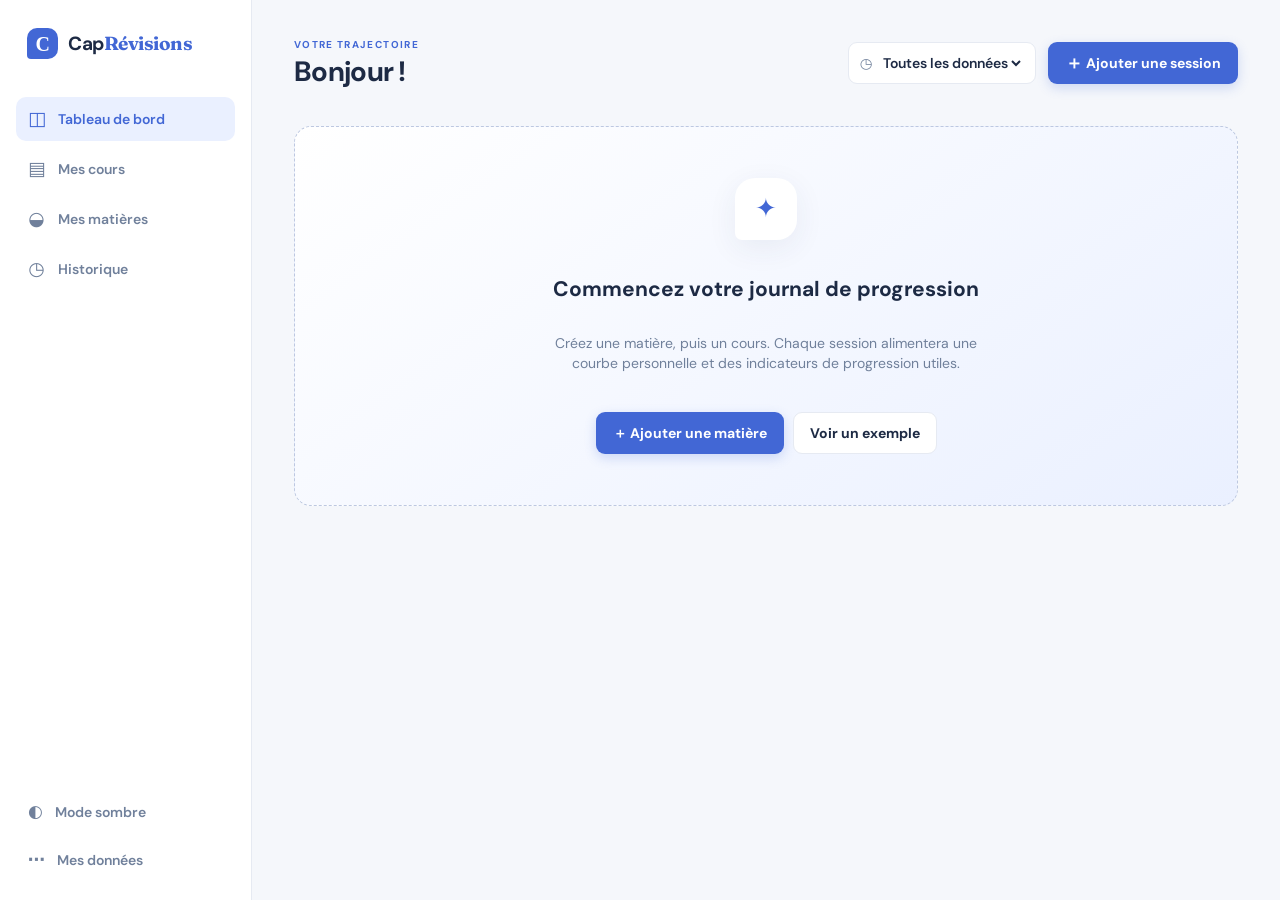
<file: index.html>
<!doctype html>
<html lang="fr">
  <head>
    <meta charset="UTF-8" />
    <meta name="viewport" content="width=device-width, initial-scale=1.0" />
    <meta name="theme-color" content="#f6f8fc" />
    <title>Cap Révisions — Suivi de progression</title>
    <link rel="preconnect" href="https://fonts.googleapis.com" />
    <link rel="preconnect" href="https://fonts.gstatic.com" crossorigin />
    <link href="https://fonts.googleapis.com/css2?family=DM+Sans:wght@400;500;600;700&family=Fraunces:opsz,wght@9..144,600;9..144,700&display=swap" rel="stylesheet" />
    <link rel="stylesheet" href="styles.css" />
  </head>
  <body>
    <div class="app-shell">
      <aside class="sidebar" aria-label="Navigation principale">
        <a class="brand" href="#dashboard" data-nav="dashboard" aria-label="Cap Révisions, accueil">
          <span class="brand-mark">C</span>
          <span><strong>Cap</strong><em>Révisions</em></span>
        </a>
        <nav class="main-nav">
          <a class="nav-link active" href="#dashboard" data-nav="dashboard"><span>◫</span> Tableau de bord</a>
          <a class="nav-link" href="#courses" data-nav="courses"><span>▤</span> Mes cours</a>
          <a class="nav-link" href="#subjects" data-nav="subjects"><span>◒</span> Mes matières</a>
          <a class="nav-link" href="#history" data-nav="history"><span>◷</span> Historique</a>
        </nav>
        <div class="sidebar-bottom">
          <button class="text-button" id="themeToggle" type="button"><span>◐</span> Mode sombre</button>
          <button class="text-button" id="dataMenuButton" type="button"><span>⋯</span> Mes données</button>
        </div>
      </aside>

      <main class="main-content">
        <header class="topbar">
          <button class="mobile-menu" id="mobileMenu" aria-label="Ouvrir le menu" type="button">☰</button>
          <div class="page-heading">
            <p class="eyebrow" id="pageEyebrow">VOTRE TRAJECTOIRE</p>
            <h1 id="pageTitle">Bonjour !</h1>
          </div>
          <div class="top-actions">
            <label class="period-control" title="Période d'analyse">
              <span>◷</span>
              <select id="periodFilter" aria-label="Période d'analyse">
                <option value="all">Toutes les données</option>
                <option value="today">Aujourd'hui</option>
                <option value="7d">7 derniers jours</option>
                <option value="30d">30 derniers jours</option>
                <option value="3m">3 derniers mois</option>
                <option value="year">Cette année</option>
                <option value="custom">Personnalisé…</option>
              </select>
            </label>
            <button class="primary-button" id="addSessionButton" type="button"><span>＋</span> Ajouter une session</button>
          </div>
        </header>

        <div id="customPeriod" class="custom-period hidden" aria-live="polite">
          <label>Du <input id="fromDate" type="date" /></label>
          <label>au <input id="toDate" type="date" /></label>
          <button class="small-button" id="applyCustomPeriod" type="button">Appliquer</button>
        </div>

        <section id="view" aria-live="polite"></section>
      </main>
    </div>

    <div class="mobile-overlay" id="mobileOverlay"></div>

    <dialog id="entryDialog" class="entry-dialog">
      <form id="entryForm" method="dialog" novalidate>
        <header class="dialog-header">
          <div><p class="eyebrow" id="dialogEyebrow">NOUVELLE ENTRÉE</p><h2 id="dialogTitle">Ajouter une session</h2></div>
          <button class="icon-button" value="cancel" aria-label="Fermer" type="submit">×</button>
        </header>
        <div id="dialogFields"></div>
        <p class="form-error" id="formError" role="alert"></p>
        <footer class="dialog-footer">
          <button class="secondary-button" value="cancel" type="submit">Annuler</button>
          <button class="primary-button" id="formSubmit" value="default" type="submit">Enregistrer</button>
        </footer>
      </form>
    </dialog>

    <dialog id="confirmDialog" class="confirm-dialog">
      <form method="dialog">
        <div class="confirm-icon">!</div>
        <h2 id="confirmTitle">Supprimer cette session ?</h2>
        <p id="confirmText">Cette action est irréversible.</p>
        <div class="dialog-footer centered">
          <button class="secondary-button" value="cancel" type="submit">Annuler</button>
          <button class="danger-button" id="confirmAction" value="confirm" type="submit">Supprimer</button>
        </div>
      </form>
    </dialog>

    <div id="toast" class="toast" role="status"></div>
    <script src="models.js"></script>
    <script src="storage.js"></script>
    <script src="analytics.js"></script>
    <script src="app.js"></script>
  </body>
</html>
</file>
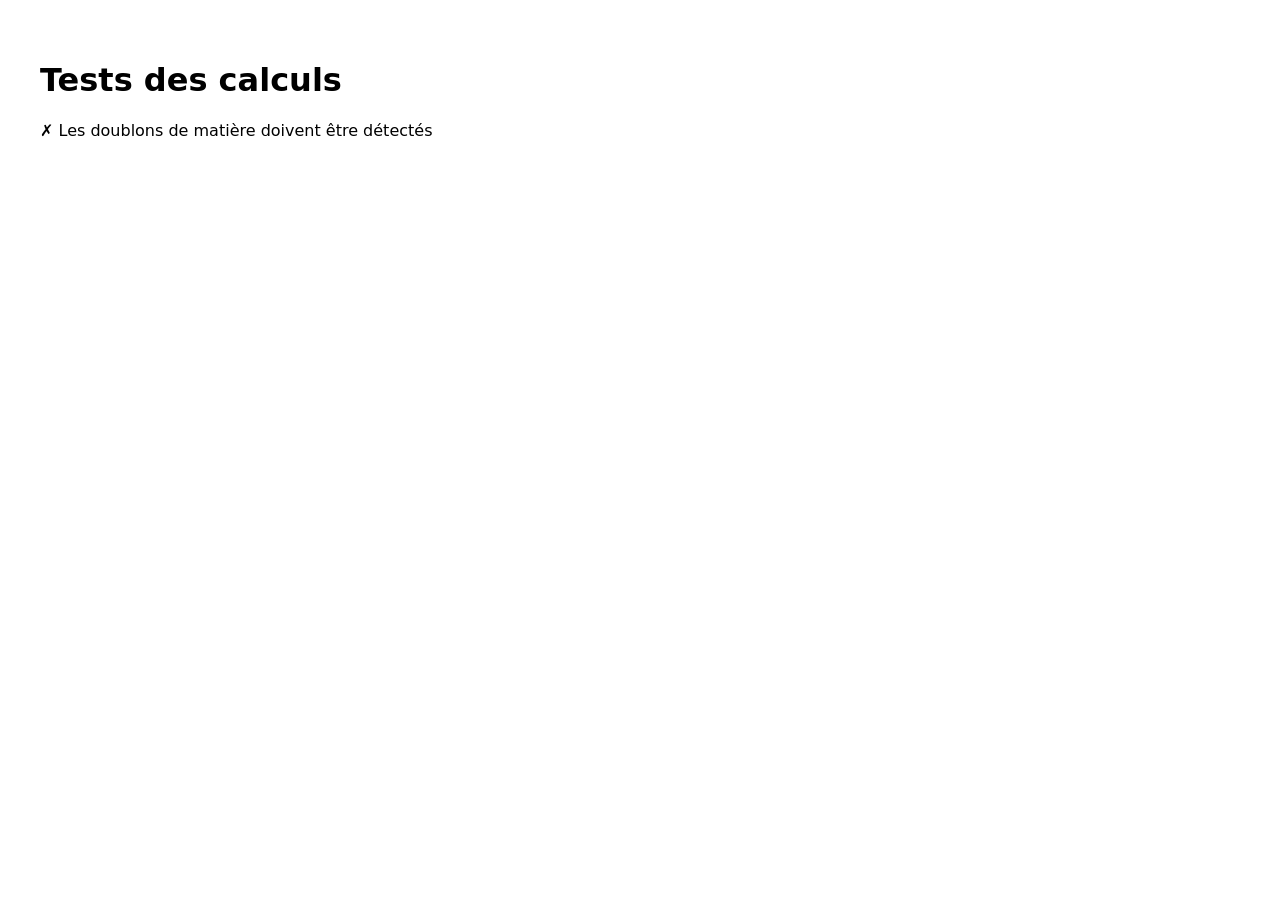
<file: tests.html>
<!doctype html><html lang="fr"><meta charset="utf-8"><title>Tests — Cap Révisions</title><body style="font:16px system-ui;padding:2rem"><h1>Tests des calculs</h1><p id="result">Vérification…</p><script src="models.js"></script><script src="storage.js"></script><script src="analytics.js"></script><script src="tests.js"></script></body></html>
</file>
<file: styles.css>
:root {
  --bg: #f5f7fb; --panel: #ffffff; --panel-soft: #f9faff; --line: #e6eaf2;
  --ink: #1d2a44; --muted: #70809b; --blue: #4267d5; --blue-soft: #eaf0ff;
  --green: #138a68; --green-soft: #e7f6f0; --red: #d4545e; --red-soft: #ffeff1;
  --gray: #69758a; --gray-soft: #eff1f4; --shadow: 0 8px 30px rgba(37, 56, 97, .07);
  --radius: 17px; --radius-sm: 11px; color-scheme: light;
}
body.dark {
  --bg: #121824; --panel: #1b2434; --panel-soft: #202b3e; --line: #2d3a51;
  --ink: #f0f4fd; --muted: #aab6cb; --blue: #91abff; --blue-soft: #26385f;
  --green: #54d0a3; --green-soft: #173e38; --red: #ff919b; --red-soft: #4a2932;
  --gray: #b4bdcc; --gray-soft: #2b3545; --shadow: 0 8px 30px rgba(0, 0, 0, .18); color-scheme: dark;
}
* { box-sizing: border-box; }
html { min-width: 320px; background: var(--bg); }
body { margin: 0; background: var(--bg); color: var(--ink); font-family: "DM Sans", Inter, system-ui, sans-serif; font-size: 14px; line-height: 1.45; }
button, input, textarea, select { font: inherit; }
button, select, a { -webkit-tap-highlight-color: transparent; }
button { cursor: pointer; }
a { color: inherit; text-decoration: none; }
.app-shell { min-height: 100dvh; display: flex; }
.sidebar { display: flex; flex-direction: column; width: 252px; flex: 0 0 252px; background: var(--panel); border-right: 1px solid var(--line); padding: 28px 16px 18px; }
.brand { display: flex; align-items: center; gap: 10px; margin: 0 11px 38px; line-height: 1; font-size: 19px; letter-spacing: -.5px; }
.brand-mark { width: 31px; height: 31px; display: grid; place-items: center; border-radius: 10px 10px 10px 4px; color: #fff; background: var(--blue); font-family: Georgia, serif; font-weight: bold; font-size: 20px; }
.brand strong { font-weight: 700; }.brand em { color: var(--blue); font-family: Fraunces, Georgia, serif; font-style: normal; font-weight: 700; }
.main-nav { display: grid; gap: 6px; }.nav-link { display: flex; align-items: center; gap: 13px; min-height: 44px; padding: 0 12px; border-radius: 10px; color: var(--muted); font-weight: 600; transition: .18s ease; }.nav-link span { width: 17px; font-size: 19px; text-align: center; }.nav-link:hover { background: var(--panel-soft); color: var(--ink); }.nav-link.active { background: var(--blue-soft); color: var(--blue); }
.sidebar-bottom { margin-top: auto; display: grid; gap: 4px; padding-top: 20px; }.text-button { border: 0; text-align: left; padding: 10px 12px; background: none; color: var(--muted); font-weight: 600; border-radius: 9px; }.text-button:hover { color: var(--ink); background: var(--panel-soft); }.text-button span { font-size: 17px; margin-right: 9px; }
.main-content { width: min(1500px, 100%); margin: 0 auto; padding: 0 42px 56px; }.topbar { min-height: 126px; display: flex; align-items: center; justify-content: space-between; gap: 24px; }.eyebrow { margin: 0 0 4px; color: var(--blue); letter-spacing: 1.35px; font-size: 10px; font-weight: 700; }.page-heading h1 { margin: 0; letter-spacing: -.7px; font-size: 28px; line-height: 1.1; }.top-actions, .period-control { display: flex; align-items: center; gap: 12px; }.period-control { gap: 7px; color: var(--muted); background: var(--panel); border: 1px solid var(--line); border-radius: 9px; padding: 0 11px; height: 42px; }.period-control select { max-width: 172px; color: var(--ink); border: 0; outline: 0; background: transparent; font-weight: 600; cursor: pointer; }.primary-button, .secondary-button, .danger-button, .small-button { min-height: 42px; padding: 0 16px; border: 1px solid transparent; border-radius: 9px; font-weight: 700; transition: .18s ease; }.primary-button { background: var(--blue); color: #fff; box-shadow: 0 4px 12px rgba(66, 103, 213, .22); }.primary-button:hover { filter: brightness(1.08); transform: translateY(-1px); }.primary-button span { font-size: 18px; vertical-align: -1px; }.secondary-button { background: var(--panel); color: var(--ink); border-color: var(--line); }.secondary-button:hover, .small-button:hover { background: var(--panel-soft); }.danger-button { background: var(--red); color: white; }.small-button { min-height: 34px; background: var(--panel); border-color: var(--line); color: var(--ink); font-size: 12px; }.mobile-menu { display: none; }
.custom-period { align-items: center; gap: 8px; margin: -15px 0 20px; padding: 10px 12px; background: var(--blue-soft); border-radius: 10px; color: var(--muted); }.custom-period:not(.hidden) { display: flex; }.custom-period label { display: flex; align-items: center; gap: 6px; font-weight: 600; }.custom-period input { max-width: 135px; background: var(--panel); border: 1px solid var(--line); color: var(--ink); border-radius: 7px; padding: 5px; }.hidden { display: none !important; }
.stat-grid { display: grid; grid-template-columns: repeat(4, minmax(140px, 1fr)); gap: 16px; }.stat-card { min-height: 142px; padding: 18px 19px; border: 1px solid var(--line); border-radius: var(--radius); background: var(--panel); box-shadow: var(--shadow); }.stat-label { min-height: 34px; margin: 0; color: var(--muted); font-weight: 600; font-size: 12px; }.stat-value { margin: 9px 0 2px; color: var(--ink); font-size: 27px; letter-spacing: -1.1px; line-height: 1.05; }.stat-value.small { font-size: 18px; padding-top: 5px; }.stat-detail { margin: 0; color: var(--muted); font-size: 12px; }.delta, .trend-badge { display: inline-flex; align-items: center; gap: 4px; font-weight: 700; }.delta.up, .trend-badge.up { color: var(--green); }.delta.down, .trend-badge.down { color: var(--red); }.delta.stable, .trend-badge.stable { color: var(--gray); }.delta.new, .trend-badge.new { color: var(--blue); }.delta.unworked { color: var(--muted); }
.content-grid { display: grid; grid-template-columns: minmax(0, 1.72fr) minmax(290px, .85fr); gap: 18px; margin-top: 18px; }.panel { border: 1px solid var(--line); border-radius: var(--radius); background: var(--panel); box-shadow: var(--shadow); }.panel-header { display: flex; align-items: flex-start; justify-content: space-between; gap: 12px; padding: 20px 21px 10px; }.panel-title { margin: 0; font-size: 16px; letter-spacing: -.25px; }.panel-subtitle { margin: 3px 0 0; color: var(--muted); font-size: 12px; }.panel-body { padding: 8px 21px 21px; }.link-button { padding: 0; background: none; color: var(--blue); border: 0; font-weight: 700; font-size: 12px; }.link-button:hover { text-decoration: underline; }
.chart { position: relative; min-height: 290px; }.chart svg { display: block; overflow: visible; width: 100%; height: 270px; }.chart-grid { stroke: var(--line); stroke-width: 1; }.chart-area { fill: url(#chartFill); }.chart-line { fill: none; stroke: var(--blue); stroke-width: 3; stroke-linecap: round; stroke-linejoin: round; }.chart-dot { fill: var(--panel); stroke: var(--blue); stroke-width: 2.5; }.chart-axis-label { fill: var(--muted); font: 11px "DM Sans", sans-serif; }.chart-tooltip { position: absolute; z-index: 2; pointer-events: none; padding: 6px 8px; background: var(--ink); color: var(--panel); border-radius: 6px; font-size: 11px; opacity: 0; transform: translate(-50%, -115%); transition: opacity .15s; white-space: nowrap; }.chart-empty { display: grid; place-items: center; min-height: 250px; color: var(--muted); text-align: center; }.chart-empty span { display: block; margin-bottom: 8px; color: var(--blue); font-size: 28px; }
.priority-list, .subject-list { display: grid; gap: 5px; }.priority-row, .subject-row { display: grid; grid-template-columns: 34px minmax(0, 1fr) auto; align-items: center; gap: 10px; padding: 12px 0; border-bottom: 1px solid var(--line); }.priority-row:last-child, .subject-row:last-child { border-bottom: 0; }.priority-number { display: grid; place-items: center; width: 27px; height: 27px; border-radius: 50%; background: var(--blue-soft); color: var(--blue); font-size: 11px; font-weight: 700; }.row-name { overflow: hidden; text-overflow: ellipsis; white-space: nowrap; font-weight: 700; }.row-meta { margin-top: 1px; color: var(--muted); font-size: 11px; }.row-score { text-align: right; font-weight: 700; }.row-score small { display: block; margin-top: 2px; color: var(--muted); font-weight: 600; }
.section-heading { display: flex; align-items: end; justify-content: space-between; gap: 20px; margin: 33px 0 14px; }.section-heading h2 { margin: 0; font-size: 19px; letter-spacing: -.4px; }.section-heading p { margin: 3px 0 0; color: var(--muted); font-size: 12px; }.subject-summary-grid { display: grid; grid-template-columns: repeat(3, 1fr); gap: 16px; }.subject-summary { padding: 18px; border: 1px solid var(--line); border-radius: var(--radius); background: var(--panel); box-shadow: var(--shadow); }.subject-summary-top { display: flex; align-items: center; gap: 9px; }.color-dot { width: 10px; height: 10px; flex: 0 0 10px; border-radius: 50%; }.subject-summary h3 { min-width: 0; margin: 0; overflow: hidden; text-overflow: ellipsis; white-space: nowrap; font-size: 14px; }.subject-score { margin: 21px 0 4px; font-size: 23px; font-weight: 700; letter-spacing: -.8px; }.progress-track { height: 7px; overflow: hidden; border-radius: 100px; background: var(--line); }.progress-fill { height: 100%; border-radius: inherit; background: var(--blue); }.subject-summary-bottom { display: flex; justify-content: space-between; gap: 8px; margin-top: 10px; color: var(--muted); font-size: 11px; }
.page-intro { display: flex; align-items: end; justify-content: space-between; gap: 16px; margin: 7px 0 20px; }.page-intro h2 { margin: 0; font-size: 23px; letter-spacing: -.65px; }.page-intro p { max-width: 580px; margin: 5px 0 0; color: var(--muted); }.button-set { display: flex; gap: 8px; flex-wrap: wrap; justify-content: flex-end; }.toolbar { display: flex; align-items: center; justify-content: space-between; gap: 12px; margin: 0 0 15px; }.filter-group { display: flex; flex-wrap: wrap; gap: 8px; }.filter-group input, .filter-group select { height: 38px; min-width: 130px; padding: 0 10px; color: var(--ink); background: var(--panel); border: 1px solid var(--line); border-radius: 8px; outline-color: var(--blue); }.filter-group input { min-width: 205px; }.results-count { color: var(--muted); font-size: 12px; font-weight: 600; }
.data-table-wrap { overflow-x: auto; border: 1px solid var(--line); border-radius: var(--radius); background: var(--panel); box-shadow: var(--shadow); }.data-table { width: 100%; border-spacing: 0; border-collapse: collapse; text-align: left; }.data-table th { padding: 13px 14px; color: var(--muted); background: var(--panel-soft); border-bottom: 1px solid var(--line); font-size: 10px; letter-spacing: .55px; text-transform: uppercase; white-space: nowrap; }.data-table th.sortable { cursor: pointer; user-select: none; }.data-table th.sortable:hover { color: var(--blue); }.data-table td { padding: 13px 14px; border-bottom: 1px solid var(--line); vertical-align: middle; }.data-table tr:last-child td { border-bottom: 0; }.data-table tbody tr { transition: .16s ease; }.data-table tbody tr:hover { background: var(--panel-soft); }.course-cell { display: flex; align-items: center; gap: 8px; min-width: 130px; }.course-link, .subject-link { background: none; border: 0; padding: 0; color: var(--ink); font-weight: 700; text-align: left; }.course-link:hover, .subject-link:hover { color: var(--blue); }.muted { color: var(--muted); }.align-right { text-align: right; }.action-button { display: inline-grid; place-items: center; width: 31px; height: 31px; padding: 0; color: var(--muted); background: none; border: 0; border-radius: 7px; font-size: 16px; }.action-button:hover { color: var(--blue); background: var(--blue-soft); }.action-button.delete:hover { color: var(--red); background: var(--red-soft); }
.detail-hero { display: flex; align-items: flex-start; justify-content: space-between; gap: 22px; margin: 6px 0 22px; }.back-link { display: inline-flex; align-items: center; gap: 5px; margin-bottom: 12px; padding: 0; border: 0; background: none; color: var(--muted); font-weight: 700; }.back-link:hover { color: var(--blue); }.detail-hero h2 { margin: 0; font-size: 29px; letter-spacing: -.8px; }.detail-hero p { margin: 5px 0 0; color: var(--muted); }.detail-stats { display: grid; grid-template-columns: repeat(3, minmax(120px, 1fr)); gap: 10px; }.detail-stat { padding: 13px; background: var(--panel); border: 1px solid var(--line); border-radius: 11px; min-width: 125px; }.detail-stat span { display: block; color: var(--muted); font-size: 10px; font-weight: 700; text-transform: uppercase; letter-spacing: .5px; }.detail-stat strong { display: block; margin-top: 5px; font-size: 19px; letter-spacing: -.45px; }.detail-grid { display: grid; grid-template-columns: minmax(0, 1.55fr) minmax(250px, .8fr); gap: 18px; }.key-stat-list { display: grid; gap: 4px; }.key-stat { display: flex; justify-content: space-between; gap: 10px; padding: 10px 0; border-bottom: 1px solid var(--line); }.key-stat:last-child { border-bottom: 0; }.key-stat span { color: var(--muted); }.target-card { margin-top: 16px; padding: 15px; border-radius: 11px; background: var(--blue-soft); }.target-top { display: flex; justify-content: space-between; gap: 8px; margin-bottom: 9px; color: var(--blue); font-weight: 700; font-size: 12px; }.target-card .progress-track { background: rgba(66, 103, 213, .18); }.target-card .progress-fill { background: var(--blue); }
.course-rows { display: grid; gap: 8px; }.course-summary-row { display: grid; grid-template-columns: 12px minmax(0, 1fr) 105px; gap: 10px; align-items: center; padding: 13px 14px; border: 1px solid var(--line); border-radius: 11px; background: var(--panel); }.course-summary-row .progress-track { margin: 7px 0 4px; }.course-summary-score { text-align: right; font-size: 14px; font-weight: 700; }.course-summary-score small { display: block; margin-top: 3px; font-size: 11px; }
.empty-state { display: grid; place-items: center; min-height: 380px; padding: 40px 25px; text-align: center; border: 1px dashed #bdc8e0; border-radius: var(--radius); background: linear-gradient(145deg, var(--panel), var(--blue-soft)); }.empty-symbol { display: grid; place-items: center; width: 62px; height: 62px; margin-bottom: 13px; border-radius: 20px 20px 20px 7px; color: var(--blue); background: var(--panel); font-size: 26px; box-shadow: var(--shadow); }.empty-state h2 { margin: 0; font-size: 21px; }.empty-state p { max-width: 450px; margin: 7px 0 18px; color: var(--muted); }.empty-actions { display: flex; justify-content: center; flex-wrap: wrap; gap: 9px; }
.entry-dialog, .confirm-dialog { width: min(590px, calc(100vw - 26px)); max-height: min(90dvh, 780px); padding: 0; color: var(--ink); border: 1px solid var(--line); border-radius: 18px; background: var(--panel); box-shadow: 0 22px 65px rgba(11, 23, 47, .28); }.entry-dialog::backdrop, .confirm-dialog::backdrop { background: rgba(17, 27, 47, .45); backdrop-filter: blur(2px); }.entry-dialog form { display: grid; }.dialog-header { display: flex; align-items: flex-start; justify-content: space-between; padding: 23px 24px 7px; }.dialog-header h2, .confirm-dialog h2 { margin: 0; font-size: 21px; letter-spacing: -.4px; }.icon-button { display: grid; place-items: center; width: 30px; height: 30px; color: var(--muted); background: var(--panel-soft); border: 0; border-radius: 50%; font-size: 22px; }.icon-button:hover { color: var(--ink); }.form-grid { display: grid; grid-template-columns: repeat(2, 1fr); gap: 14px; padding: 14px 24px 9px; }.form-grid .full { grid-column: 1 / -1; }.form-field { display: grid; gap: 5px; }.form-field label { color: var(--muted); font-size: 11px; font-weight: 700; }.form-field input, .form-field select, .form-field textarea { width: 100%; padding: 9px 10px; color: var(--ink); background: var(--panel-soft); border: 1px solid var(--line); border-radius: 8px; outline-color: var(--blue); }.form-field textarea { min-height: 70px; resize: vertical; }.form-hint { margin: 0; color: var(--muted); font-size: 11px; }.form-error { min-height: 19px; margin: 0 24px; color: var(--red); font-weight: 600; font-size: 12px; }.dialog-footer { display: flex; justify-content: flex-end; gap: 9px; padding: 16px 24px 23px; }.dialog-footer.centered { justify-content: center; padding: 18px 0 0; }.confirm-dialog { max-width: 390px; padding: 28px; text-align: center; }.confirm-dialog p { margin: 8px 0 0; color: var(--muted); }.confirm-icon { display: grid; place-items: center; width: 39px; height: 39px; margin: 0 auto 11px; border-radius: 50%; color: var(--red); background: var(--red-soft); font-size: 21px; font-weight: 700; }
.toast { position: fixed; z-index: 10; right: 24px; bottom: 24px; max-width: min(390px, calc(100vw - 48px)); padding: 11px 14px; border-radius: 10px; color: #fff; background: var(--ink); box-shadow: var(--shadow); font-weight: 600; font-size: 13px; opacity: 0; pointer-events: none; transform: translateY(8px); transition: .2s ease; }.toast.visible { opacity: 1; transform: translateY(0); }.toast.error { background: var(--red); }
.data-popover { position: fixed; z-index: 40; display: grid; width: 232px; padding: 6px; background: var(--panel); border: 1px solid var(--line); border-radius: 11px; box-shadow: 0 14px 38px rgba(26, 41, 74, .2); }.data-popover button { padding: 9px 10px; color: var(--ink); background: none; border: 0; border-radius: 7px; text-align: left; font-weight: 600; font-size: 12px; }.data-popover button:hover { background: var(--panel-soft); }.data-popover button.danger { color: var(--red); }
@media (max-width: 1120px) { .main-content { padding: 0 26px 48px; }.stat-grid { grid-template-columns: repeat(3, 1fr); }.subject-summary-grid { grid-template-columns: repeat(2, 1fr); }.detail-hero { align-items: stretch; flex-direction: column; }.detail-stats { grid-template-columns: repeat(3, 1fr); } }
@media (max-width: 830px) { .sidebar { position: fixed; z-index: 30; top: 0; bottom: 0; width: 260px; transform: translateX(-105%); transition: transform .22s ease; box-shadow: var(--shadow); }.sidebar.open { transform: translateX(0); }.mobile-overlay { position: fixed; z-index: 29; inset: 0; display: none; background: rgba(15, 23, 42, .35); }.mobile-overlay.visible { display: block; }.main-content { padding: 0 18px 38px; }.mobile-menu { display: grid; place-items: center; width: 37px; height: 37px; padding: 0; color: var(--ink); background: var(--panel); border: 1px solid var(--line); border-radius: 9px; font-size: 18px; }.topbar { min-height: 94px; }.page-heading { margin-right: auto; }.page-heading h1 { font-size: 23px; }.top-actions { gap: 7px; }.period-control { width: 42px; padding: 0; justify-content: center; }.period-control select { position: absolute; opacity: 0; width: 42px; }.top-actions .primary-button { padding: 0 12px; font-size: 12px; }.content-grid, .detail-grid { grid-template-columns: 1fr; }.stat-grid { grid-template-columns: repeat(2, 1fr); }.subject-summary-grid { grid-template-columns: repeat(2, 1fr); }.detail-stats { grid-template-columns: repeat(3, 1fr); }.detail-stat { min-width: 0; }.toolbar { align-items: flex-start; flex-direction: column; }.results-count { align-self: end; } }
@media (max-width: 560px) { .main-content { padding-inline: 13px; }.topbar { gap: 8px; }.page-heading h1 { font-size: 20px; }.eyebrow { font-size: 9px; }.top-actions .primary-button { width: 38px; height: 38px; min-height: 38px; padding: 0; overflow: hidden; font-size: 0; }.top-actions .primary-button span { font-size: 20px; }.custom-period { align-items: stretch; flex-wrap: wrap; }.custom-period label { flex: 1 1 100%; justify-content: space-between; }.custom-period input { max-width: 165px; }.stat-grid { gap: 9px; }.stat-card { min-height: 122px; padding: 14px; border-radius: 13px; }.stat-label { min-height: 29px; font-size: 10px; }.stat-value { margin-top: 7px; font-size: 22px; }.stat-value.small { font-size: 15px; }.content-grid { gap: 12px; margin-top: 12px; }.panel { border-radius: 13px; }.panel-header { padding: 16px 16px 7px; }.panel-body { padding: 7px 16px 16px; }.chart, .chart svg { height: 225px; min-height: 225px; }.section-heading { margin-top: 26px; }.subject-summary-grid { grid-template-columns: 1fr; gap: 9px; }.subject-summary { padding: 15px; }.page-intro { align-items: flex-start; flex-direction: column; }.button-set { justify-content: flex-start; }.filter-group { width: 100%; }.filter-group input { min-width: 100%; }.filter-group select { flex: 1 1 42%; min-width: 0; }.data-table-wrap { overflow: visible; border: 0; background: none; box-shadow: none; }.data-table, .data-table tbody, .data-table tr, .data-table td { display: block; width: 100%; }.data-table thead { display: none; }.data-table tbody { display: grid; gap: 9px; }.data-table tr { position: relative; padding: 13px 42px 12px 14px; border: 1px solid var(--line); border-radius: 12px; background: var(--panel); box-shadow: var(--shadow); }.data-table td { display: flex; justify-content: space-between; gap: 8px; padding: 3px 0; border: 0; font-size: 12px; text-align: right; }.data-table td::before { content: attr(data-label); color: var(--muted); font-weight: 600; text-align: left; }.data-table td:first-child { display: block; padding-bottom: 7px; text-align: left; }.data-table td:first-child::before { display: none; }.data-table td.actions { position: absolute; top: 8px; right: 6px; display: flex; padding: 0; }.data-table td.actions::before { display: none; }.course-cell { justify-content: flex-start; }.detail-hero h2 { font-size: 25px; }.detail-stats { grid-template-columns: repeat(3, 1fr); gap: 6px; }.detail-stat { padding: 9px; }.detail-stat span { font-size: 8px; }.detail-stat strong { font-size: 14px; }.form-grid { grid-template-columns: 1fr; padding-inline: 18px; }.dialog-header { padding-inline: 18px; }.form-error { margin-inline: 18px; }.dialog-footer { padding-inline: 18px; }.course-summary-row { grid-template-columns: 10px minmax(0, 1fr) 86px; padding: 11px; }.course-summary-score { font-size: 12px; }.empty-state { min-height: 315px; }.toast { right: 13px; bottom: 13px; } }

.detail-actions { display: flex; gap: 8px; flex-wrap: wrap; margin-top: 16px; }
.detail-actions .secondary-button, .detail-actions .danger-button { min-height: 36px; padding: 0 13px; font-size: 12px; }
.data-table th:last-child, .data-table td:last-child { min-width: 92px; }

/* Compact row actions, aligned with the existing action-button language. */
.row-actions { display: flex; align-items: center; gap: 6px; margin-left: auto; padding-left: 12px; }
@media (max-width: 720px) {
  .row-actions { padding-left: 0; }
}
</file>
